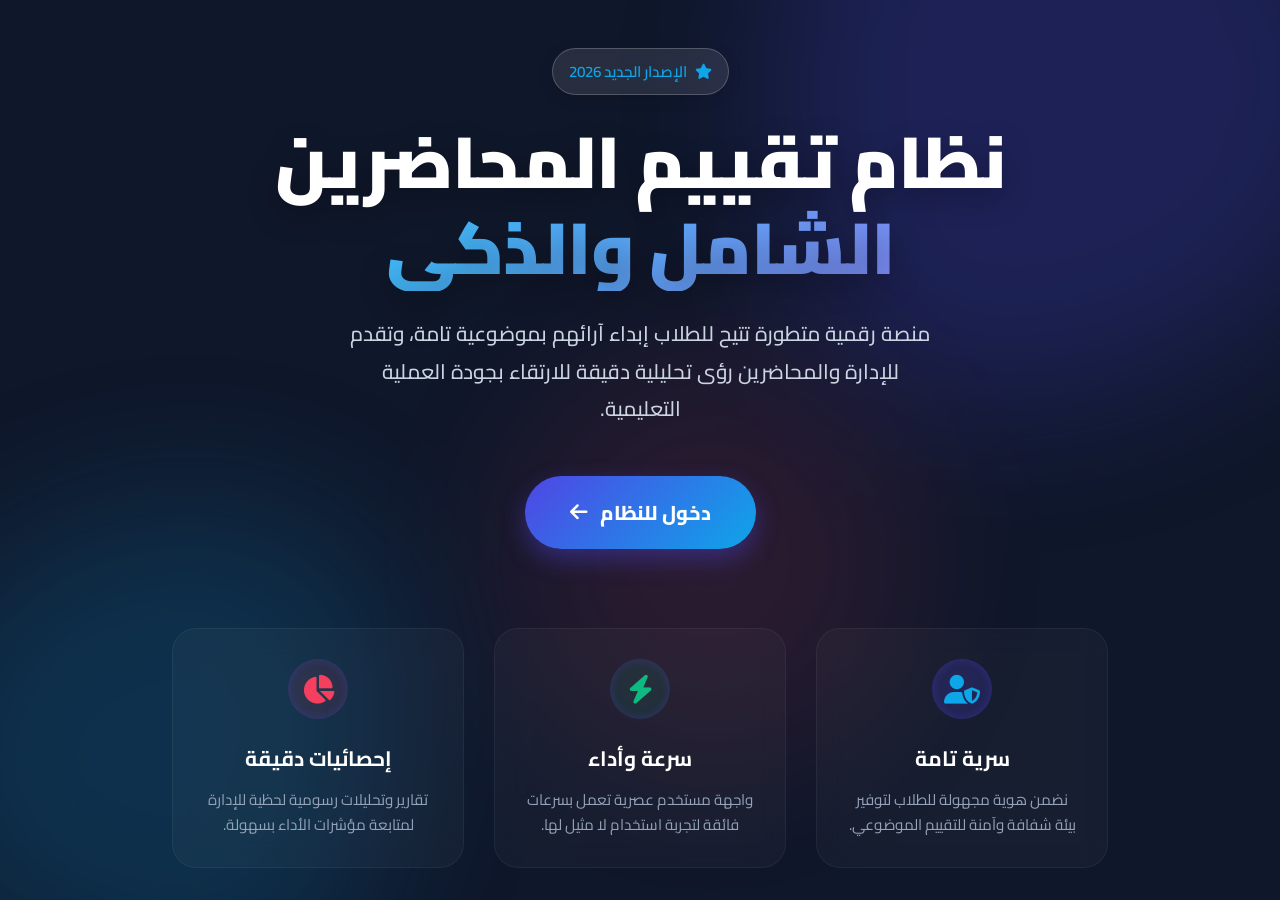
<file: wwwroot/frontend/index.html>
<!DOCTYPE html>
<html lang="ar" dir="rtl">

<head>
    <meta charset="UTF-8">
    <meta name="viewport" content="width=device-width, initial-scale=1.0">
    <title>نظام تقييم المحاضرين - مرحباً بك</title>
    <link href="https://fonts.googleapis.com/css2?family=Cairo:wght@300;400;500;600;700;800;900&display=swap" rel="stylesheet">
    <link rel="stylesheet" href="https://cdnjs.cloudflare.com/ajax/libs/font-awesome/6.4.0/css/all.min.css">
    <style>
        :root {
            --primary: #4F46E5;
            --secondary: #0EA5E9;
            --accent: #F43F5E;
            --bg-dark: #0F172A;
            --text-light: #F8FAFC;
        }

        * {
            margin: 0;
            padding: 0;
            box-sizing: border-box;
            font-family: 'Cairo', sans-serif;
        }

        body {
            background-color: var(--bg-dark);
            color: var(--text-light);
            min-height: 100vh;
            display: flex;
            flex-direction: column;
            overflow-x: hidden;
        }

        /* تأثيرات الخلفية المتحركة */
        .bg-shapes {
            position: fixed;
            top: 0;
            left: 0;
            width: 100%;
            height: 100%;
            z-index: -1;
            overflow: hidden;
        }

        .shape {
            position: absolute;
            filter: blur(80px);
            opacity: 0.6;
            animation: float 20s infinite alternate;
        }

        .shape-1 {
            width: 600px;
            height: 600px;
            background: rgba(79, 70, 229, 0.4);
            top: -200px;
            right: -100px;
            border-radius: 40% 60% 70% 30% / 40% 50% 60% 50%;
        }

        .shape-2 {
            width: 500px;
            height: 500px;
            background: rgba(14, 165, 233, 0.3);
            bottom: -100px;
            left: -100px;
            border-radius: 60% 40% 30% 70% / 50% 30% 70% 40%;
            animation-delay: -5s;
        }

        .shape-3 {
            width: 400px;
            height: 400px;
            background: rgba(244, 63, 94, 0.2);
            top: 40%;
            left: 40%;
            border-radius: 50%;
            animation-delay: -10s;
        }

        @keyframes float {
            0% { transform: translate(0, 0) rotate(0deg); }
            50% { transform: translate(50px, 30px) rotate(10deg); }
            100% { transform: translate(-30px, 80px) rotate(-10deg); }
        }

        /* المحتوى الرئيسي */
        .hero {
            flex: 1;
            display: flex;
            align-items: center;
            justify-content: center;
            padding: 2rem;
            position: relative;
            z-index: 1;
        }

        .hero-content {
            text-align: center;
            max-width: 800px;
            animation: slideUpFade 1s cubic-bezier(0.2, 0.8, 0.2, 1) forwards;
        }

        @keyframes slideUpFade {
            from {
                opacity: 0;
                transform: translateY(40px);
            }
            to {
                opacity: 1;
                transform: translateY(0);
            }
        }

        .badge {
            display: inline-flex;
            align-items: center;
            gap: 8px;
            background: rgba(255, 255, 255, 0.1);
            backdrop-filter: blur(10px);
            border: 1px solid rgba(255, 255, 255, 0.2);
            padding: 8px 16px;
            border-radius: 30px;
            font-size: 0.95rem;
            font-weight: 600;
            color: var(--secondary);
            margin-bottom: 24px;
            box-shadow: 0 4px 15px rgba(0,0,0,0.1);
            animation: pulse-glow 2s infinite alternate;
        }

        @keyframes pulse-glow {
            from { box-shadow: 0 0 10px rgba(14, 165, 233, 0.2); }
            to { box-shadow: 0 0 20px rgba(14, 165, 233, 0.6); }
        }

        h1 {
            font-size: 4.5rem;
            font-weight: 900;
            line-height: 1.2;
            margin-bottom: 1.5rem;
            color: white;
            text-shadow: 0 10px 30px rgba(0,0,0,0.3);
            letter-spacing: -1px;
        }

        .text-gradient {
            background: linear-gradient(135deg, #38BDF8 0%, #818CF8 100%);
            -webkit-background-clip: text;
            -webkit-text-fill-color: transparent;
            background-clip: text;
            display: inline-block;
        }

        p.subtitle {
            font-size: 1.3rem;
            color: #CBD5E1;
            margin-bottom: 3rem;
            line-height: 1.8;
            font-weight: 500;
            max-width: 600px;
            margin-left: auto;
            margin-right: auto;
        }

        .btn-start {
            display: inline-flex;
            align-items: center;
            justify-content: center;
            gap: 12px;
            background: linear-gradient(135deg, var(--primary) 0%, var(--secondary) 100%);
            color: white;
            text-decoration: none;
            padding: 18px 45px;
            border-radius: 50px;
            font-size: 1.25rem;
            font-weight: 800;
            transition: all 0.4s cubic-bezier(0.4, 0, 0.2, 1);
            box-shadow: 0 10px 25px rgba(79, 70, 229, 0.4);
            position: relative;
            overflow: hidden;
        }

        .btn-start::after {
            content: '';
            position: absolute;
            top: 0;
            left: -100%;
            width: 100%;
            height: 100%;
            background: linear-gradient(90deg, transparent, rgba(255,255,255,0.3), transparent);
            transition: all 0.6s ease;
        }

        .btn-start:hover {
            transform: translateY(-5px) scale(1.02);
            box-shadow: 0 20px 35px rgba(79, 70, 229, 0.6);
        }

        .btn-start:hover::after {
            left: 100%;
        }

        .btn-start i {
            transition: transform 0.3s ease;
        }

        .btn-start:hover i {
            transform: translateX(-5px);
        }

        .features {
            display: grid;
            grid-template-columns: repeat(3, 1fr);
            gap: 30px;
            max-width: 1000px;
            margin: 0 auto;
            padding: 2rem;
            position: relative;
            z-index: 1;
            animation: slideUpFade 1s cubic-bezier(0.2, 0.8, 0.2, 1) 0.3s forwards;
            opacity: 0;
        }

        .feature-card {
            background: rgba(255, 255, 255, 0.03);
            backdrop-filter: blur(12px);
            -webkit-backdrop-filter: blur(12px);
            border: 1px solid rgba(255, 255, 255, 0.05);
            padding: 30px;
            border-radius: 24px;
            text-align: center;
            transition: transform 0.3s ease, background 0.3s ease;
        }

        .feature-card:hover {
            transform: translateY(-10px);
            background: rgba(255, 255, 255, 0.08);
            border-color: rgba(255, 255, 255, 0.2);
        }

        .feature-icon {
            width: 60px;
            height: 60px;
            background: rgba(79, 70, 229, 0.2);
            border-radius: 50%;
            display: flex;
            align-items: center;
            justify-content: center;
            font-size: 1.8rem;
            color: var(--secondary);
            margin: 0 auto 20px;
            box-shadow: inset 0 0 10px rgba(79, 70, 229, 0.3);
        }

        .feature-card h3 {
            font-size: 1.3rem;
            margin-bottom: 10px;
            color: white;
            font-weight: 700;
        }

        .feature-card p {
            color: #94A3B8;
            font-size: 0.95rem;
            line-height: 1.6;
        }

        /* Loading Overlay للمرحلة الانتقالية */
        .page-transition {
            position: fixed;
            top: 0;
            left: 0;
            width: 100%;
            height: 100%;
            background: var(--bg-dark);
            z-index: 9999;
            display: flex;
            flex-direction: column;
            justify-content: center;
            align-items: center;
            opacity: 0;
            pointer-events: none;
            transition: opacity 0.5s ease;
        }

        .page-transition.active {
            opacity: 1;
            pointer-events: all;
        }

        .loader {
            width: 50px;
            height: 50px;
            border: 3px solid rgba(255,255,255,0.1);
            border-top-color: var(--secondary);
            border-radius: 50%;
            animation: spin 1s linear infinite;
            margin-bottom: 20px;
        }

        @keyframes spin {
            to { transform: rotate(360deg); }
        }

        @media (max-width: 768px) {
            h1 { font-size: 2.8rem; }
            .features { grid-template-columns: 1fr; padding: 1rem; }
            .hero { padding: 1rem; }
        }
    </style>
</head>

<body>
    <!-- أشكال متوهجة في الخلفية -->
    <div class="bg-shapes">
        <div class="shape shape-1"></div>
        <div class="shape shape-2"></div>
        <div class="shape shape-3"></div>
    </div>

    <!-- المحتوى المرئي -->
    <main class="hero">
        <div class="hero-content">
            <div class="badge">
                <i class="fas fa-star"></i> الإصدار الجديد 2026
            </div>
            
            <h1>نظام تقييم المحاضرين <br><span class="text-gradient">الشامل والذكي</span></h1>
            
            <p class="subtitle">
                منصة رقمية متطورة تتيح للطلاب إبداء آرائهم بموضوعية تامة، وتقدم للإدارة والمحاضرين رؤى تحليلية دقيقة للارتقاء بجودة العملية التعليمية.
            </p>
            
            <a href="#" class="btn-start" onclick="navigateToLogin(event)">
                دخول للنظام <i class="fas fa-arrow-left"></i>
            </a>
        </div>
    </main>

    <!-- مميزات النظام -->
    <section class="features">
        <div class="feature-card">
            <div class="feature-icon">
                <i class="fas fa-user-shield"></i>
            </div>
            <h3>سرية تامة</h3>
            <p>نضمن هوية مجهولة للطلاب لتوفير بيئة شفافة وآمنة للتقييم الموضوعي.</p>
        </div>
        <div class="feature-card">
            <div class="feature-icon" style="color: #10B981; background: rgba(16, 185, 129, 0.1);">
                <i class="fas fa-bolt"></i>
            </div>
            <h3>سرعة وأداء</h3>
            <p>واجهة مستخدم عصرية تعمل بسرعات فائقة لتجربة استخدام لا مثيل لها.</p>
        </div>
        <div class="feature-card">
            <div class="feature-icon" style="color: #F43F5E; background: rgba(244, 63, 94, 0.1);">
                <i class="fas fa-chart-pie"></i>
            </div>
            <h3>إحصائيات دقيقة</h3>
            <p>تقارير وتحليلات رسومية لحظية للإدارة لمتابعة مؤشرات الأداء بسهولة.</p>
        </div>
    </section>

    <!-- شاشة الانتقال -->
    <div class="page-transition" id="transitionOverlay">
        <div class="loader"></div>
        <h3 style="color: white; font-weight: 600; font-size: 1.2rem;">جاري التحضير...</h3>
    </div>

    <script>
        function navigateToLogin(e) {
            e.preventDefault();
            const overlay = document.getElementById('transitionOverlay');
            overlay.classList.add('active');
            
            
            setTimeout(() => {
                window.location.href = 'login.html';
            }, 800);
        }

        
        document.addEventListener('DOMContentLoaded', () => {
            
            
        });
    </script>
</body>

</html>
</file>
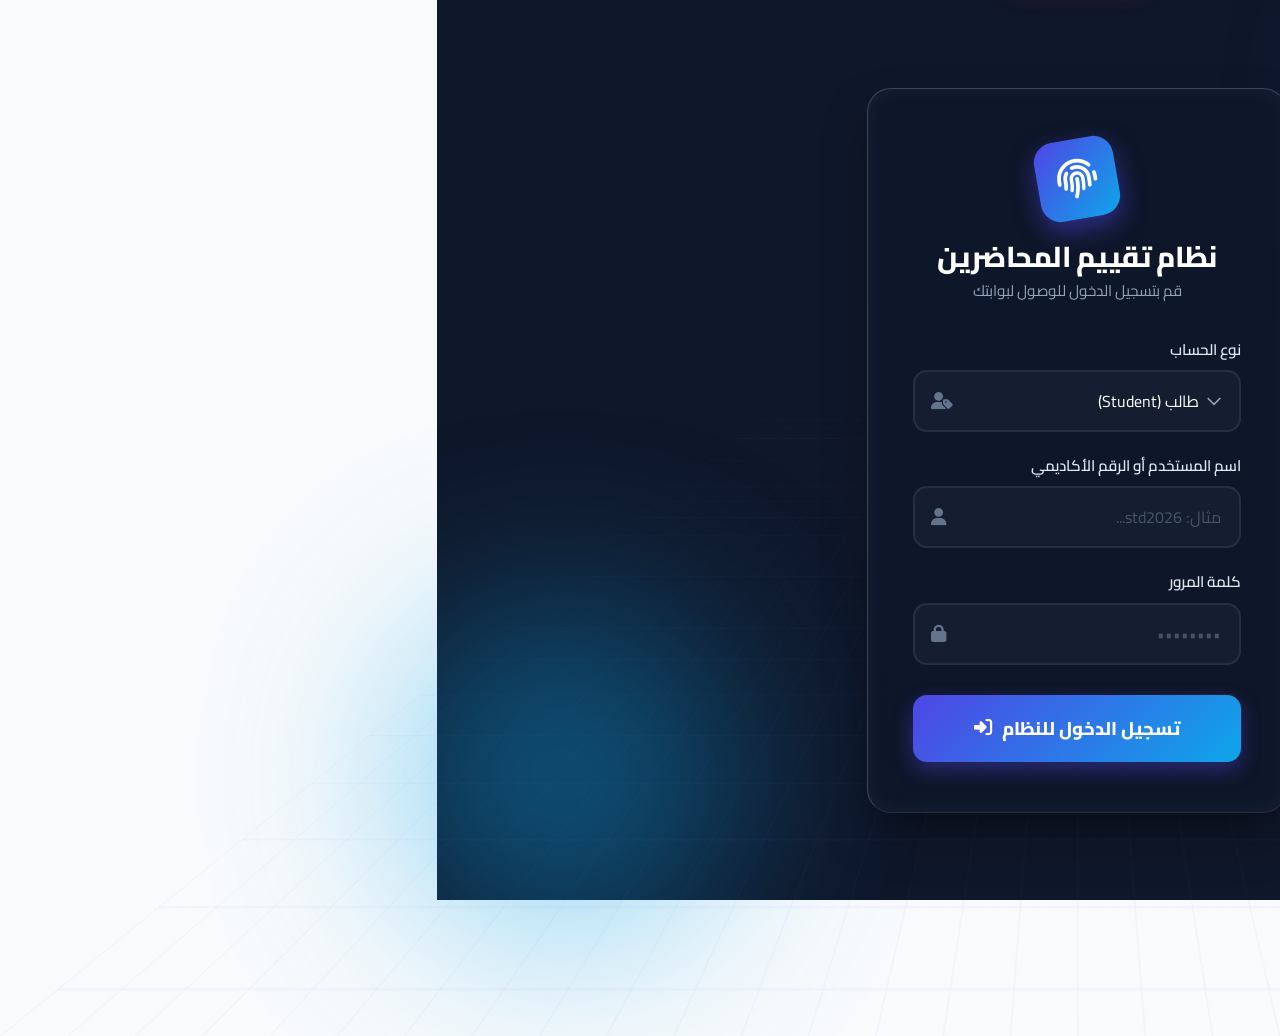
<file: wwwroot/frontend/login.html>
<!DOCTYPE html>
<html lang="ar" dir="rtl">

<head>
    <meta charset="UTF-8">
    <meta name="viewport" content="width=device-width, initial-scale=1.0">
    <title>تسجيل الدخول - نظام تقييم المحاضرين</title>
    <!-- خطوط جوجل (Cairo) -->
    <link href="https://fonts.googleapis.com/css2?family=Cairo:wght@300;400;500;600;700;800;900&display=swap"
        rel="stylesheet">
    <link rel="stylesheet" href="../frontend/css/style.css">
    <link rel="stylesheet" href="https://cdnjs.cloudflare.com/ajax/libs/font-awesome/6.4.0/css/all.min.css">
    <style>
        /* التركيز على واجهة تسجيل دخول مذهلة (Dark/Glass Theme) */
        body {
            margin: 0;
            padding: 0;
            overflow: hidden;
            /* لمنع السكرول في شاشة اللوجين */
        }

        .login-super-container {
            min-height: 100vh;
            display: flex;
            justify-content: center;
            align-items: center;
            background-color: #0F172A;
            /* Slate 900 */
            position: relative;
        }

        /* شبكة خلفية متحركة */
        .cyber-grid {
            position: absolute;
            top: 0;
            left: 0;
            width: 100%;
            height: 100%;
            background-image:
                linear-gradient(rgba(79, 70, 229, 0.1) 1px, transparent 1px),
                linear-gradient(90deg, rgba(79, 70, 229, 0.1) 1px, transparent 1px);
            background-size: 40px 40px;
            z-index: 0;
            transform: perspective(500px) rotateX(60deg) translateY(-100px) translateZ(-200px);
            animation: gridMove 20s linear infinite;
            opacity: 0.4;
        }

        @keyframes gridMove {
            0% {
                transform: perspective(500px) rotateX(60deg) translateY(0) translateZ(-200px);
            }

            100% {
                transform: perspective(500px) rotateX(60deg) translateY(40px) translateZ(-200px);
            }
        }

        /* دوائر الضوء المُبهرة */
        .glow-orb {
            position: absolute;
            border-radius: 50%;
            filter: blur(90px);
            z-index: 0;
        }

        .glow-1 {
            width: 400px;
            height: 400px;
            background: rgba(79, 70, 229, 0.5);
            /* Primary */
            top: -100px;
            right: -100px;
            animation: pulse-slow 8s infinite alternate;
        }

        .glow-2 {
            width: 350px;
            height: 350px;
            background: rgba(14, 165, 233, 0.4);
            /* Sky */
            bottom: -50px;
            left: -50px;
            animation: pulse-slow 10s infinite alternate-reverse;
        }

        @keyframes pulse-slow {
            0% {
                transform: scale(1) translate(0, 0);
                opacity: 0.5;
            }

            100% {
                transform: scale(1.2) translate(-20px, 20px);
                opacity: 0.8;
            }
        }

        /* بطاقة تسجيل الدخول الفاخرة */
        .premium-login-card {
            background: rgba(15, 23, 42, 0.7);
            backdrop-filter: blur(25px);
            -webkit-backdrop-filter: blur(25px);
            border: 1px solid rgba(255, 255, 255, 0.1);
            border-top: 1px solid rgba(255, 255, 255, 0.2);
            border-left: 1px solid rgba(255, 255, 255, 0.2);
            padding: 50px 45px;
            border-radius: 24px;
            width: 100%;
            max-width: 420px;
            box-shadow: 0 25px 50px -12px rgba(0, 0, 0, 0.5), inset 0 0 20px rgba(255, 255, 255, 0.05);
            z-index: 10;
            position: relative;
            animation: scaleIn 0.8s cubic-bezier(0.175, 0.885, 0.32, 1.275) forwards;
            opacity: 0;
            transform: scale(0.9) translateY(20px);
        }

        @keyframes scaleIn {
            to {
                opacity: 1;
                transform: scale(1) translateY(0);
            }
        }

        /* الهيدر داخل البطاقة */
        .brand-header {
            text-align: center;
            margin-bottom: 35px;
        }

        .brand-icon {
            width: 80px;
            height: 80px;
            background: linear-gradient(135deg, var(--primary) 0%, var(--secondary) 100%);
            border-radius: 20px;
            display: flex;
            align-items: center;
            justify-content: center;
            font-size: 2.5rem;
            color: white;
            margin: 0 auto 20px;
            box-shadow: 0 10px 25px rgba(79, 70, 229, 0.5);
            transform: rotate(-10deg);
            transition: transform 0.5s ease;
        }

        .premium-login-card:hover .brand-icon {
            transform: rotate(0deg) scale(1.05);
        }

        .brand-header h1 {
            color: white;
            font-size: 1.8rem;
            font-weight: 800;
            margin-bottom: 5px;
            letter-spacing: -0.5px;
        }

        .brand-header p {
            color: #94A3B8;
            font-size: 0.95rem;
        }

        /* حقول الإدخال المحسنة */
        .form-group {
            margin-bottom: 22px;
            position: relative;
        }

        .form-label {
            color: #E2E8F0;
            font-weight: 600;
            font-size: 0.95rem;
            display: block;
            margin-bottom: 8px;
        }

        .input-icon-wrapper {
            position: relative;
        }

        .input-icon {
            position: absolute;
            left: 18px;
            top: 50%;
            transform: translateY(-50%);
            color: #64748B;
            font-size: 1.1rem;
            transition: color 0.3s ease;
            pointer-events: none;
        }

        .form-control-pro {
            width: 100%;
            padding: 14px 18px 14px 45px;
            background: rgba(255, 255, 255, 0.03);
            border: 2px solid rgba(255, 255, 255, 0.08);
            border-radius: 14px;
            color: white;
            font-size: 1rem;
            font-family: inherit;
            transition: all 0.3s ease;
            box-sizing: border-box;
        }

        .form-control-pro::placeholder {
            color: #475569;
        }

        .form-control-pro:focus {
            background: rgba(255, 255, 255, 0.07);
            border-color: var(--secondary);
            outline: none;
            box-shadow: 0 0 0 4px rgba(14, 165, 233, 0.15);
        }

        .form-control-pro:focus+.input-icon {
            color: var(--secondary);
        }

        /* سلكت قائمة منسدلة خاصة */
        select.form-control-pro {
            cursor: pointer;
            appearance: none;
            background-image: url("data:image/svg+xml,%3Csvg xmlns='http://www.w3.org/2000/svg' fill='none' viewBox='0 0 24 24' stroke='%2394A3B8'%3E%3Cpath stroke-linecap='round' stroke-linejoin='round' stroke-width='2' d='M19 9l-7 7-7-7'%3E%3C/path%3E%3C/svg%3E");
            background-repeat: no-repeat;
            background-position: right 15px center;
            background-size: 20px;
            padding-right: 40px;
        }

        select.form-control-pro option {
            background-color: #0F172A;
            color: white;
            padding: 15px;
        }

        /* زر الدخول المتميز */
        .btn-submit-pro {
            width: 100%;
            padding: 16px;
            background: linear-gradient(135deg, var(--primary) 0%, var(--secondary) 100%);
            color: white;
            border: none;
            border-radius: 14px;
            font-size: 1.15rem;
            font-weight: 800;
            font-family: inherit;
            cursor: pointer;
            margin-top: 10px;
            position: relative;
            overflow: hidden;
            transition: all 0.3s cubic-bezier(0.4, 0, 0.2, 1);
            box-shadow: 0 8px 20px rgba(79, 70, 229, 0.4);
            display: flex;
            align-items: center;
            justify-content: center;
            gap: 10px;
        }

        .btn-submit-pro::before {
            content: '';
            position: absolute;
            top: 0;
            left: -100%;
            width: 100%;
            height: 100%;
            background: linear-gradient(90deg, transparent, rgba(255, 255, 255, 0.2), transparent);
            transition: left 0.6s ease;
        }

        .btn-submit-pro:hover {
            transform: translateY(-3px);
            box-shadow: 0 12px 25px rgba(79, 70, 229, 0.6);
        }

        .btn-submit-pro:hover::before {
            left: 100%;
        }

        .btn-submit-pro:active {
            transform: translateY(0);
        }

        /* تنبيهات الخطأ (Toasts المخصصة الدارك) */
        #alertBox {
            position: fixed;
            top: 30px;
            left: 50%;
            transform: translateX(-50%) translateY(-100px);
            background: rgba(239, 68, 68, 0.1);
            backdrop-filter: blur(10px);
            border: 1px solid rgba(239, 68, 68, 0.3);
            color: #FCA5A5;
            padding: 12px 25px;
            border-radius: 30px;
            font-weight: 600;
            display: flex;
            align-items: center;
            gap: 10px;
            z-index: 100;
            transition: transform 0.4s cubic-bezier(0.68, -0.55, 0.265, 1.55);
            box-shadow: 0 10px 25px rgba(239, 68, 68, 0.2);
            pointer-events: none;
        }

        #alertBox.show {
            transform: translateX(-50%) translateY(0);
        }
    </style>
</head>

<body>
    <div class="login-super-container">
        <!-- الخفيات والخلايا -->
        <div class="cyber-grid"></div>
        <div class="glow-orb glow-1"></div>
        <div class="glow-orb glow-2"></div>

        <!-- أداة التنبيه -->
        <div id="alertBox">
            <i class="fas fa-exclamation-circle"></i>
            <span id="alertMessage">رسالة الخطأ</span>
        </div>

        <!-- الفورم المركزي -->
        <div class="premium-login-card">
            <div class="brand-header">
                <div class="brand-icon">
                    <i class="fas fa-fingerprint"></i>
                </div>
                <h1>نظام تقييم المحاضرين</h1>
                <p>قم بتسجيل الدخول للوصول لبوابتك</p>
            </div>

            <form id="loginForm">
                <div class="form-group">
                    <label class="form-label">نوع الحساب</label>
                    <div class="input-icon-wrapper">
                        <select class="form-control-pro" id="role" required>
                            <option value="student">طالب (Student)</option>
                            <option value="lecturer">محاضر (Lecturer)</option>
                            <option value="admin">إدارة (Admin)</option>
                        </select>
                        <i class="fas fa-user-tag input-icon"></i>
                    </div>
                </div>

                <div class="form-group">
                    <label class="form-label">اسم المستخدم أو الرقم الأكاديمي</label>
                    <div class="input-icon-wrapper">
                        <input type="text" class="form-control-pro" id="username" placeholder="مثال: std2026..."
                            required autocomplete="username">
                        <i class="fas fa-user input-icon"></i>
                    </div>
                </div>

                <div class="form-group" style="margin-bottom: 30px;">
                    <label class="form-label">كلمة المرور</label>
                    <div class="input-icon-wrapper">
                        <input type="password" class="form-control-pro" id="password" placeholder="••••••••" required
                            autocomplete="current-password">
                        <i class="fas fa-lock input-icon"></i>
                    </div>
                </div>

                <button type="submit" class="btn-submit-pro" id="submitBtn">
                    <span>تسجيل الدخول للنظام</span>
                    <i class="fas fa-sign-in-alt"></i>
                </button>
            </form>
        </div>
    </div>

    <!-- استيراد ملف الـ API -->
    <script src="../frontend/js/api.js?v=2"></script>
    <script>
        
        localStorage.removeItem('token');
        localStorage.removeItem('userRole');
        localStorage.removeItem('userId');

        function showError(msg) {
            const alertBox = document.getElementById('alertBox');
            document.getElementById('alertMessage').textContent = msg;
            alertBox.classList.add('show');
            setTimeout(() => {
                alertBox.classList.remove('show');
            }, 4000);
        }

        document.getElementById('loginForm').addEventListener('submit', async function (e) {
            e.preventDefault();
            const btn = document.getElementById('submitBtn');
            const originalText = btn.innerHTML;

            
            btn.innerHTML = '<i class="fas fa-spinner fa-spin"></i> <span>جاري المصادقة...</span>';
            btn.disabled = true;
            btn.style.opacity = '0.8';

            const un = document.getElementById('username').value.trim();
            const pass = document.getElementById('password').value.trim();
            const r = document.getElementById('role').value;

            try {
                
                
                const res = await AuthAPI.login(un, pass, r);

                if (res && res.success) {
                    
                    localStorage.setItem('token', res.data.token);
                    localStorage.setItem('userRole', r);
                    localStorage.setItem('userType', res.data.userType);
                    localStorage.setItem('userId', res.data.userId);
                    localStorage.setItem('firstName', res.data.firstName);
                    localStorage.setItem('fullName', res.data.fullName);

                    
                    btn.innerHTML = '<i class="fas fa-check-circle"></i> <span>تم الدخول بنجاح!</span>';
                    btn.style.background = 'linear-gradient(135deg, #10B981 0%, #059669 100%)';

                    setTimeout(() => {
                        if (r === 'admin') window.location.href = 'pages/dashboard.html';
                        else if (r === 'lecturer') window.location.href = 'pages/lecturer-dashboard.html';
                        else window.location.href = 'pages/student-dashboard.html';
                    }, 800);
                } else {
                    
                    const errorMsg = (res && res.data && res.data.message) ? res.data.message : 'بيانات الدخول غير صحيحة';
                    showError(errorMsg);
                    btn.innerHTML = originalText;
                    btn.disabled = false;
                    btn.style.opacity = '1';
                }
            } catch (err) {
                console.error("Login Form Error:", err);
                showError('لا يمكن الوصول للخادم، تأكد من تشغيل الباك-إند (Program.cs)');
                btn.innerHTML = originalText;
                btn.disabled = false;
                btn.style.opacity = '1';
            }
        });
    </script>
</body>

</html>
</file>
<file: wwwroot/frontend/css/style.css>
/* ===== نظام تقييم المحاضرين - Premium Modern Styles ===== */

@import url('https://fonts.googleapis.com/css2?family=Cairo:wght@300;400;500;600;700;800&display=swap');

/* CSS Variables - الألوان الأساسية الحديثة */
:root {
    /* النمط الأساسي المشرق والاحترافي */
    --primary: #4F46E5; /* Indigo 600 */
    --primary-light: #6366F1; /* Indigo 500 */
    --primary-dark: #4338CA; /* Indigo 700 */
    
    --secondary: #0EA5E9; /* Sky 500 */
    --secondary-light: #38BDF8; /* Sky 400 */
    
    --accent: #F43F5E; /* Rose 500 */
    
    --success: #10B981; /* Emerald 500 */
    --danger: #EF4444; /* Red 500 */
    --warning: #F59E0B; /* Amber 500 */
    --info: #3B82F6; /* Blue 500 */
    
    /* خلفيات وألوان نصوص */
    --bg-main: #F8FAFC; /* Slate 50 */
    --bg-card: #FFFFFF;
    --text-main: #0F172A; /* Slate 900 */
    --text-muted: #64748B; /* Slate 500 */
    --border-color: #E2E8F0; /* Slate 200 */
    
    /* تصميمات متقدمة */
    --gradient-primary: linear-gradient(135deg, var(--primary) 0%, var(--secondary) 100%);
    --gradient-text: linear-gradient(135deg, var(--primary) 0%, var(--accent) 100%);
    --gradient-success: linear-gradient(135deg, #10B981 0%, #059669 100%);
    --gradient-warning: linear-gradient(135deg, #F59E0B 0%, #D97706 100%);
    --gradient-danger: linear-gradient(135deg, #EF4444 0%, #DC2626 100%);
    
    /* تأثيرات الزجاج (Glassmorphism) */
    --glass-bg: rgba(255, 255, 255, 0.7);
    --glass-border: rgba(255, 255, 255, 0.5);
    
    /* ظلال ناعمة حديثة */
    --shadow-sm: 0 1px 2px 0 rgba(0, 0, 0, 0.05);
    --shadow-md: 0 4px 6px -1px rgba(0, 0, 0, 0.1), 0 2px 4px -1px rgba(0, 0, 0, 0.06);
    --shadow-lg: 0 10px 15px -3px rgba(0, 0, 0, 0.1), 0 4px 6px -2px rgba(0, 0, 0, 0.05);
    --shadow-glow: 0 0 15px rgba(79, 70, 229, 0.3);
    
    /* حواف دائرية */
    --radius-sm: 0.375rem;
    --radius-md: 0.5rem;
    --radius-lg: 1rem;
    --radius-xl: 1.5rem;
    --radius-full: 9999px;
    
    /* حركات وتفاعلات */
    --transition-fast: 0.15s cubic-bezier(0.4, 0, 0.2, 1);
    --transition-normal: 0.3s cubic-bezier(0.4, 0, 0.2, 1);
    --transition-slow: 0.5s cubic-bezier(0.4, 0, 0.2, 1);
    --transition-bounce: 0.5s cubic-bezier(0.68, -0.55, 0.265, 1.55);
}

/* Reset المتقدم */
*, *::before, *::after {
    margin: 0;
    padding: 0;
    box-sizing: border-box;
}

/* Scrollbar مخصص */
::-webkit-scrollbar {
    width: 8px;
    height: 8px;
}
::-webkit-scrollbar-track {
    background: transparent;
}
::-webkit-scrollbar-thumb {
    background: var(--border-color);
    border-radius: var(--radius-full);
}
::-webkit-scrollbar-thumb:hover {
    background: var(--text-muted);
}

body {
    font-family: 'Cairo', sans-serif;
    background-color: var(--bg-main);
    background-image: 
        radial-gradient(at 0% 0%, rgba(79, 70, 229, 0.1) 0px, transparent 50%),
        radial-gradient(at 100% 0%, rgba(14, 165, 233, 0.1) 0px, transparent 50%),
        radial-gradient(at 100% 100%, rgba(244, 63, 94, 0.05) 0px, transparent 50%);
    background-attachment: fixed;
    color: var(--text-main);
    direction: rtl;
    min-height: 100vh;
    line-height: 1.6;
    overflow-x: hidden;
    -webkit-font-smoothing: antialiased;
}

/* Typography */
h1, h2, h3, h4, h5, h6 {
    font-weight: 700;
    line-height: 1.2;
    color: var(--text-main);
}

.text-gradient {
    background: var(--gradient-text);
    -webkit-background-clip: text;
    -webkit-text-fill-color: transparent;
    background-clip: text;
}

/* ===== Layout الأساسي ===== */
.app-container {
    display: flex;
    min-height: 100vh;
    animation: fadeIn 0.8s ease-out forwards;
}

/* Animations الرئيسية */
@keyframes fadeIn {
    from { opacity: 0; }
    to { opacity: 1; }
}

@keyframes slideUpFade {
    from {
        opacity: 0;
        transform: translateY(20px);
    }
    to {
        opacity: 1;
        transform: translateY(0);
    }
}

@keyframes slideInRight {
    from {
        opacity: 0;
        transform: translateX(30px);
    }
    to {
        opacity: 1;
        transform: translateX(0);
    }
}

@keyframes pulse-subtle {
    0% { transform: scale(1); }
    50% { transform: scale(1.02); }
    100% { transform: scale(1); }
}

/* Sidebar بشكله الجديد (القائمة الجانبية) */
.sidebar {
    width: 280px;
    background: var(--glass-bg);
    backdrop-filter: blur(16px);
    -webkit-backdrop-filter: blur(16px);
    border-left: 1px solid var(--glass-border);
    box-shadow: 4px 0 24px rgba(0, 0, 0, 0.02);
    position: fixed;
    height: 100vh;
    overflow-y: auto;
    z-index: 50;
    display: flex;
    flex-direction: column;
    padding: 0;
    transition: var(--transition-normal);
}

.sidebar-header {
    padding: 30px 20px;
    text-align: center;
    position: relative;
    z-index: 1;
}

.sidebar-header::after {
    content: '';
    position: absolute;
    bottom: 0;
    left: 10%;
    right: 10%;
    height: 1px;
    background: linear-gradient(90deg, transparent, var(--border-color), transparent);
}

.sidebar-header i {
    font-size: 2.5rem;
    background: var(--gradient-primary);
    -webkit-background-clip: text;
    -webkit-text-fill-color: transparent;
    margin-bottom: 15px;
    display: inline-block;
}

.sidebar-header h1 {
    font-size: 1.5rem;
    font-weight: 800;
    margin-bottom: 5px;
    letter-spacing: -0.5px;
}

.sidebar-header p {
    color: var(--text-muted);
    font-size: 0.9rem;
    font-weight: 500;
}

.nav-menu {
    list-style: none;
    padding: 20px 15px;
    flex: 1;
}

.nav-item {
    margin-bottom: 8px;
    animation: slideInRight 0.5s ease-out forwards;
    opacity: 0;
}

.nav-item:nth-child(1) { animation-delay: 0.1s; }
.nav-item:nth-child(2) { animation-delay: 0.2s; }
.nav-item:nth-child(3) { animation-delay: 0.3s; }
.nav-item:nth-child(4) { animation-delay: 0.4s; }
.nav-item:nth-child(5) { animation-delay: 0.5s; }

.nav-link {
    display: flex;
    align-items: center;
    gap: 15px;
    padding: 14px 20px;
    color: var(--text-muted);
    text-decoration: none;
    border-radius: var(--radius-lg);
    font-weight: 600;
    font-size: 1rem;
    transition: var(--transition-normal);
    position: relative;
    overflow: hidden;
}

.nav-link i {
    font-size: 1.25rem;
    transition: var(--transition-bounce);
    width: 24px;
    text-align: center;
}

.nav-link::before {
    content: '';
    position: absolute;
    top: 0;
    right: 0;
    bottom: 0;
    left: 0;
    background: var(--gradient-primary);
    opacity: 0;
    transition: var(--transition-normal);
    z-index: -1;
}

.nav-link:hover {
    color: var(--primary);
    background: rgba(79, 70, 229, 0.05);
    transform: translateX(-5px);
}

.nav-link:hover i {
    transform: scale(1.1) rotate(5deg);
}

.nav-link.active {
    color: white;
    transform: translateX(-5px);
    box-shadow: var(--shadow-glow);
}

.nav-link.active::before {
    opacity: 1;
}

.nav-link.active i {
    color: white;
}

/* زر تسجيل الخروج في القائمة */
.nav-menu .logout-btn {
    margin-top: auto;
    color: var(--danger);
}

.nav-menu .logout-btn:hover {
    color: white;
    background: var(--danger);
    box-shadow: 0 4px 15px rgba(239, 68, 68, 0.3);
}

/* المحتوى الرئيسي */
.main-content {
    flex: 1;
    margin-right: 280px;
    padding: 40px;
    max-width: 1400px;
    animation: fadeIn 0.8s ease-out 0.2s forwards;
    opacity: 0;
}

/* رأس الصفحة (Header) */
.page-header {
    display: flex;
    justify-content: space-between;
    align-items: center;
    margin-bottom: 40px;
    padding-bottom: 20px;
    border-bottom: 2px solid rgba(0,0,0,0.03);
    animation: slideUpFade 0.6s ease-out;
}

.page-title {
    font-size: 2.2rem;
    font-weight: 800;
    display: flex;
    align-items: center;
    gap: 15px;
    position: relative;
}

.page-title::first-letter {
    color: var(--primary);
}

/* User Profile Badge */
.user-profile-badge {
    display: flex;
    align-items: center;
    gap: 15px;
    background: var(--bg-card);
    padding: 8px 16px;
    border-radius: var(--radius-full);
    box-shadow: var(--shadow-sm);
    border: 1px solid var(--border-color);
    transition: var(--transition-normal);
    cursor: pointer;
}

.user-profile-badge:hover {
    box-shadow: var(--shadow-md);
    transform: translateY(-2px);
}

.user-avatar {
    display: none !important;
    width: 40px;
    height: 40px;
    border-radius: 50%;
    background: var(--gradient-primary);
    color: white;
    display: flex;
    align-items: center;
    justify-content: center;
    font-weight: bold;
    font-size: 1.2rem;
}

/* البطاقات (Cards) */
.card {
    background: var(--glass-bg);
    backdrop-filter: blur(10px);
    -webkit-backdrop-filter: blur(10px);
    border: 1px solid var(--glass-border);
    border-radius: var(--radius-xl);
    box-shadow: var(--shadow-md);
    padding: 30px;
    margin-bottom: 30px;
    transition: var(--transition-normal);
    animation: slideUpFade 0.6s ease-out backwards;
}

.card:hover {
    box-shadow: var(--shadow-lg);
}

.card-header {
    display: flex;
    justify-content: space-between;
    align-items: center;
    margin-bottom: 25px;
    padding-bottom: 15px;
    border-bottom: 2px solid rgba(0,0,0,0.03);
}

.card-title {
    font-size: 1.4rem;
    font-weight: 700;
    color: var(--text-main);
    display: flex;
    align-items: center;
    gap: 10px;
}

.card-title i {
    color: var(--primary);
    background: rgba(79, 70, 229, 0.1);
    padding: 10px;
    border-radius: var(--radius-md);
}

/* بطاقات الإحصائيات (Stats Cards) */
.stats-grid {
    display: grid;
    grid-template-columns: repeat(auto-fit, minmax(240px, 1fr));
    gap: 25px;
    margin-bottom: 40px;
}

.stat-card {
    border-radius: var(--radius-xl);
    padding: 30px 25px;
    position: relative;
    overflow: hidden;
    transition: var(--transition-bounce);
    box-shadow: var(--shadow-md);
    color: white;
    text-align: right;
    display: flex;
    flex-direction: column;
    justify-content: space-between;
    min-height: 160px;
    animation: slideUpFade 0.6s ease-out backwards;
}

.stat-card:hover {
    transform: translateY(-8px) scale(1.02);
    box-shadow: var(--shadow-lg);
}

.stat-card::after {
    content: '';
    position: absolute;
    top: -50%;
    right: -50%;
    width: 200%;
    height: 200%;
    background: linear-gradient(to bottom right, rgba(255,255,255,0.2) 0%, transparent 40%, transparent 100%);
    transform: rotate(45deg);
    transition: var(--transition-slow);
    pointer-events: none;
}

.stat-card:hover::after {
    top: -30%;
    right: -30%;
}

.stat-icon {
    position: absolute;
    left: 20px;
    bottom: 20px;
    font-size: 4.5rem;
    opacity: 0.2;
    transform: rotate(-15deg);
    transition: var(--transition-bounce);
}

.stat-card:hover .stat-icon {
    transform: rotate(0deg) scale(1.1);
    opacity: 0.3;
}

.stat-card.primary { background: var(--gradient-primary); }
.stat-card.green { background: var(--gradient-success); }
.stat-card.orange { background: var(--gradient-warning); }
.stat-card.red { background: var(--gradient-danger); }

.stat-number {
    font-size: 3rem;
    font-weight: 800;
    line-height: 1;
    margin-bottom: 15px;
    z-index: 1;
    text-shadow: 0 2px 4px rgba(0,0,0,0.1);
}

.stat-label {
    font-size: 1.1rem;
    font-weight: 600;
    opacity: 0.9;
    z-index: 1;
    letter-spacing: 0.5px;
}

/* الجداول (Tables) */
.table-container {
    overflow-x: auto;
    border-radius: var(--radius-lg);
    box-shadow: 0 0 0 1px var(--border-color);
}

table {
    width: 100%;
    border-collapse: separate;
    border-spacing: 0;
    text-align: right;
}

th, td {
    padding: 16px 20px;
}

th {
    background: #F1F5F9;
    font-weight: 700;
    color: var(--text-muted);
    font-size: 0.85rem;
    text-transform: uppercase;
    letter-spacing: 0.5px;
    border-bottom: 2px solid var(--border-color);
}

td {
    border-bottom: 1px solid var(--border-color);
    color: var(--text-main);
    font-size: 0.95rem;
    font-weight: 500;
    transition: var(--transition-fast);
}

tr:last-child td {
    border-bottom: none;
}

tr:hover td {
    background: rgba(79, 70, 229, 0.02);
}

/* الأزرار (Buttons) */
.btn {
    display: inline-flex;
    align-items: center;
    justify-content: center;
    gap: 10px;
    padding: 12px 28px;
    border: none;
    border-radius: var(--radius-lg);
    cursor: pointer;
    font-size: 1rem;
    font-weight: 700;
    font-family: inherit;
    transition: var(--transition-bounce);
    position: relative;
    overflow: hidden;
}

.btn::after {
    content: '';
    position: absolute;
    width: 100%;
    height: 100%;
    top: 0;
    left: -100%;
    background: linear-gradient(90deg, transparent, rgba(255,255,255,0.2), transparent);
    transition: var(--transition-normal);
}

.btn:hover::after {
    left: 100%;
}

.btn:active {
    transform: scale(0.95);
}

.btn-primary {
    background: var(--gradient-primary);
    color: white;
    box-shadow: 0 4px 15px rgba(79, 70, 229, 0.3);
}

.btn-primary:hover {
    box-shadow: 0 6px 20px rgba(79, 70, 229, 0.4);
    transform: translateY(-2px);
}

.btn-success {
    background: var(--gradient-success);
    color: white;
    box-shadow: 0 4px 15px rgba(16, 185, 129, 0.3);
}

.btn-danger {
    background: var(--gradient-danger);
    color: white;
    box-shadow: 0 4px 15px rgba(239, 68, 68, 0.3);
}

.btn-outline {
    background: transparent;
    border: 2px solid var(--primary);
    color: var(--primary);
}

.btn-outline:hover {
    background: rgba(79, 70, 229, 0.05);
}

.btn-sm {
    padding: 8px 16px;
    font-size: 0.9rem;
    border-radius: var(--radius-md);
}

/* النماذج والإدخال (Forms) */
.form-group {
    margin-bottom: 24px;
    position: relative;
}

.form-label {
    display: block;
    margin-bottom: 8px;
    font-weight: 600;
    color: var(--text-main);
    font-size: 0.95rem;
}

.form-control {
    width: 100%;
    padding: 14px 18px;
    background: var(--bg-main);
    border: 2px solid var(--border-color);
    border-radius: var(--radius-lg);
    font-size: 1rem;
    font-family: inherit;
    color: var(--text-main);
    transition: var(--transition-normal);
}

.form-control::placeholder {
    color: #9CA3AF;
}

.form-control:focus {
    outline: none;
    border-color: var(--primary);
    background: white;
    box-shadow: 0 0 0 4px rgba(79, 70, 229, 0.1);
}

select.form-control {
    cursor: pointer;
    appearance: none;
    background-image: url("data:image/svg+xml,%3Csvg xmlns='http://www.w3.org/2000/svg' fill='none' viewBox='0 0 24 24' stroke='%2364748B'%3E%3Cpath stroke-linecap='round' stroke-linejoin='round' stroke-width='2' d='M19 9l-7 7-7-7'%3E%3C/path%3E%3C/svg%3E");
    background-repeat: no-repeat;
    background-position: left 15px center;
    background-size: 20px;
    padding-left: 40px;
}

/* ===== صفحة تسجيل الدخول الخرافية (Login Page) ===== */
.login-container {
    min-height: 100vh;
    display: flex;
    justify-content: center;
    align-items: center;
    background-image: url('https://images.unsplash.com/photo-1541339907198-e08756dedf3f?ixlib=rb-1.2.1&auto=format&fit=crop&w=1950&q=80');
    background-size: cover;
    background-position: center;
    position: relative;
}

.login-container::before {
    content: '';
    position: absolute;
    top: 0;
    left: 0;
    right: 0;
    bottom: 0;
    background: linear-gradient(135deg, rgba(15, 23, 42, 0.8) 0%, rgba(79, 70, 229, 0.8) 100%);
    backdrop-filter: blur(8px);
    -webkit-backdrop-filter: blur(8px);
}

.login-card {
    position: relative;
    background: rgba(255, 255, 255, 0.1);
    backdrop-filter: blur(20px);
    -webkit-backdrop-filter: blur(20px);
    border: 1px solid rgba(255, 255, 255, 0.2);
    padding: 50px 40px;
    border-radius: var(--radius-xl);
    width: 90%;
    max-width: 450px;
    box-shadow: 0 25px 50px -12px rgba(0, 0, 0, 0.4);
    animation: loginCardEnter 0.8s cubic-bezier(0.2, 0.8, 0.2, 1);
}

@keyframes loginCardEnter {
    from {
        opacity: 0;
        transform: translateY(40px) scale(0.95) rotateX(10deg);
    }
    to {
        opacity: 1;
        transform: translateY(0) scale(1) rotateX(0);
    }
}

.login-header {
    text-align: center;
    margin-bottom: 40px;
}

.login-header h1 {
    color: white;
    font-size: 2.2rem;
    font-weight: 800;
    margin-bottom: 15px;
    display: flex;
    flex-direction: column;
    align-items: center;
    gap: 15px;
    text-shadow: 0 2px 10px rgba(0,0,0,0.2);
}

.login-header .fa-graduation-cap {
    font-size: 3.5rem;
    background: var(--gradient-text);
    -webkit-background-clip: text;
    -webkit-text-fill-color: transparent;
    filter: drop-shadow(0 4px 6px rgba(0,0,0,0.2));
    animation: rotateFloating 6s ease-in-out infinite;
}

@keyframes rotateFloating {
    0%, 100% { transform: translateY(0) rotate(0); }
    50% { transform: translateY(-10px) rotate(5deg); }
}

.login-header p {
    color: rgba(255, 255, 255, 0.8);
    font-size: 1.1rem;
    font-weight: 500;
}

/* تنسيق حقول تسجيل الدخول الزجاجية */
.login-card .form-label {
    color: rgba(255, 255, 255, 0.9);
}

.login-card .form-control {
    background: rgba(255, 255, 255, 0.05);
    border: 1px solid rgba(255, 255, 255, 0.2);
    color: white;
    caret-color: var(--secondary-light);
}

.login-card .form-control::placeholder {
    color: rgba(255, 255, 255, 0.4);
}

.login-card .form-control:focus {
    background: rgba(255, 255, 255, 0.1);
    border-color: var(--secondary-light);
    box-shadow: 0 0 0 4px rgba(56, 189, 248, 0.2);
}

.login-card select.form-control option {
    background: #1E293B;
    color: white;
}

.login-card .btn-primary {
    padding: 16px;
    font-size: 1.1rem;
    margin-top: 10px;
    background: linear-gradient(135deg, var(--secondary) 0%, var(--primary) 100%);
}

.login-card .btn-primary:hover {
    box-shadow: 0 10px 25px rgba(14, 165, 233, 0.4);
}

/* التنبيهات (Alerts) */
.alert {
    padding: 16px 20px;
    border-radius: var(--radius-lg);
    margin-bottom: 24px;
    display: flex;
    align-items: center;
    gap: 12px;
    font-weight: 600;
    animation: fadeIn 0.3s ease-out;
}

.alert-success {
    background: #ECFDF5;
    color: #065F46;
    border-right: 4px solid var(--success);
}

.alert-danger {
    background: #FEF2F2;
    color: #991B1B;
    border-right: 4px solid var(--danger);
}

/* النوافذ المنبثقة (Modals) */
.modal-overlay, .confirm-modal-overlay {
    position: fixed;
    top: 0;
    left: 0;
    right: 0;
    bottom: 0;
    background: rgba(15, 23, 42, 0.7);
    backdrop-filter: blur(5px);
    -webkit-backdrop-filter: blur(5px);
    z-index: 9999;
    display: none;
    justify-content: center;
    align-items: center;
    padding: 20px;
    opacity: 0;
    transition: opacity 0.3s ease;
}

.modal-overlay.active, .confirm-modal-overlay.active {
    display: flex;
    opacity: 1;
}

.modal, .confirm-modal {
    background: var(--bg-card);
    border-radius: var(--radius-xl);
    padding: 0;
    width: 100%;
    max-width: 550px;
    max-height: 90vh;
    overflow-y: auto;
    box-shadow: 0 25px 50px -12px rgba(0, 0, 0, 0.25);
    transform: scale(0.95);
    transition: transform 0.3s cubic-bezier(0.4, 0, 0.2, 1);
}

.modal-overlay.active .modal, 
.confirm-modal-overlay.active .confirm-modal {
    transform: scale(1);
}

.modal-header {
    background: var(--bg-main);
    padding: 24px 30px;
    border-bottom: 1px solid var(--border-color);
    display: flex;
    justify-content: space-between;
    align-items: center;
    position: sticky;
    top: 0;
    z-index: 10;
}

.modal-body {
    padding: 30px;
}

.modal-footer {
    background: var(--bg-main);
    padding: 20px 30px;
    border-top: 1px solid var(--border-color);
    display: flex;
    justify-content: flex-end;
    gap: 15px;
    position: sticky;
    bottom: 0;
}

.modal-close {
    background: var(--border-color);
    color: var(--text-muted);
    border: none;
    width: 36px;
    height: 36px;
    border-radius: 50%;
    display: flex;
    align-items: center;
    justify-content: center;
    font-size: 1.2rem;
    cursor: pointer;
    transition: var(--transition-fast);
}

.modal-close:hover {
    background: var(--danger);
    color: white;
    transform: rotate(90deg);
}

/* ===== Shared Toast Notification ===== */
.shared-toast {
    position: fixed;
    bottom: -100px;
    right: 30px;
    background: white;
    color: var(--text-main);
    padding: 15px 25px;
    border-radius: var(--radius-lg);
    box-shadow: var(--shadow-lg);
    border-right: 4px solid var(--success);
    display: flex;
    align-items: center;
    gap: 15px;
    transition: var(--transition-bounce);
    z-index: 9999;
}

/* ===== Premium Stats Badge ===== */
.premium-stats-badge {
    background: linear-gradient(135deg, rgba(79, 70, 229, 0.1) 0%, rgba(14, 165, 233, 0.1) 100%);
    color: var(--primary);
    border: 1px solid rgba(79, 70, 229, 0.2);
    padding: 10px 25px;
    border-radius: 30px;
    font-weight: 700;
    display: inline-flex;
    align-items: center;
    gap: 10px;
    box-shadow: var(--shadow-sm);
}

/* ===== Search Results Dropdown ===== */
.search-results {
    position: absolute;
    top: 100%;
    left: 0;
    right: 0;
    background: white;
    border: 1px solid var(--border-color);
    border-radius: var(--radius-md);
    box-shadow: var(--shadow-lg);
    max-height: 200px;
    overflow-y: auto;
    z-index: 100;
    display: none;
}

.search-item {
    padding: 12px 15px;
    cursor: pointer;
    font-weight: 600;
    border-bottom: 1px solid rgba(0,0,0,0.03);
    transition: var(--transition-fast);
}

.search-item:last-child {
    border-bottom: none;
}

.search-item:hover {
    background: rgba(79, 70, 229, 0.05);
    color: var(--primary);
}

/* نجوم التقييم المتحركة (Rating Stars) */
.rating {
    display: flex;
    flex-direction: row-reverse;
    justify-content: flex-end;
    gap: 8px;
}

.rating .star {
    font-size: 2rem;
    color: #E2E8F0;
    cursor: pointer;
    transition: var(--transition-bounce);
}

.rating .star:hover,
.rating .star:hover ~ .star,
.rating .star.active,
.rating .star.active ~ .star {
    color: #FBBF24;
    transform: scale(1.15);
    text-shadow: 0 0 10px rgba(251, 191, 36, 0.4);
}

/* ===== زر القائمة للموبايل ===== */
.mobile-menu-btn {
    display: none;
    position: fixed;
    top: 15px;
    right: 15px;
    z-index: 60;
    width: 45px;
    height: 45px;
    border-radius: 12px;
    background: var(--gradient-primary);
    color: white;
    border: none;
    font-size: 1.3rem;
    cursor: pointer;
    box-shadow: var(--shadow-md);
    align-items: center;
    justify-content: center;
    transition: var(--transition-normal);
}

.mobile-menu-btn:hover {
    transform: scale(1.05);
    box-shadow: var(--shadow-lg);
}

/* ===== Sidebar Overlay (Mobile) ===== */
.sidebar-overlay {
    display: none;
    position: fixed;
    top: 0;
    left: 0;
    right: 0;
    bottom: 0;
    background: rgba(15, 23, 42, 0.5);
    z-index: 45;
    opacity: 0;
    transition: opacity 0.3s ease;
}

.sidebar-overlay.active {
    display: block;
    opacity: 1;
}

/* ===== Responsive Design ===== */

/* Tablet & Small Laptops */
@media (max-width: 1024px) {
    .main-content {
        padding: 25px;
    }

    .page-header {
        flex-direction: column;
        align-items: flex-start;
        gap: 15px;
    }

    .page-title {
        font-size: 1.8rem;
    }

    .stats-grid {
        grid-template-columns: repeat(2, 1fr);
    }
}

/* Tablet Portrait & Mobile */
@media (max-width: 768px) {
    .mobile-menu-btn {
        display: flex;
    }

    .sidebar {
        transform: translateX(100%);
        box-shadow: -10px 0 30px rgba(0,0,0,0.1);
        z-index: 55;
    }

    .sidebar.active {
        transform: translateX(0);
    }

    .main-content {
        margin-right: 0;
        padding: 20px 15px;
        padding-top: 70px;
    }

    .stats-grid {
        grid-template-columns: 1fr;
        gap: 15px;
    }

    .page-title {
        font-size: 1.5rem;
    }

    .card {
        padding: 20px;
        border-radius: var(--radius-lg);
    }

    .user-profile-badge {
        padding: 6px 12px;
    }

    /* Tables: horizontal scroll */
    .table-container {
        overflow-x: auto;
        -webkit-overflow-scrolling: touch;
    }

    table {
        min-width: 600px;
    }

    /* Modals full-width on mobile */
    .modal, .confirm-modal {
        max-width: 95%;
    }

    /* Grid layouts go single column */
    [style*="grid-template-columns: 1fr 2fr"] {
        display: block !important;
    }

    [style*="grid-template-columns: 1fr 2fr"] > * {
        margin-bottom: 20px;
    }
}

/* Small Phones */
@media (max-width: 480px) {
    .main-content {
        padding: 15px 10px;
        padding-top: 65px;
    }

    .page-title {
        font-size: 1.3rem;
        gap: 10px;
    }

    .page-title i {
        font-size: 1.3rem !important;
    }

    .page-header {
        margin-bottom: 20px;
        padding-bottom: 15px;
    }

    .card {
        padding: 15px;
    }

    .btn {
        padding: 10px 20px;
        font-size: 0.9rem;
    }

    .stat-card {
        padding: 20px;
        min-height: 120px;
    }

    .stat-number {
        font-size: 2rem;
    }

    .shared-toast {
        right: 10px;
        left: 10px;
        padding: 12px 15px;
    }
}
</file>
